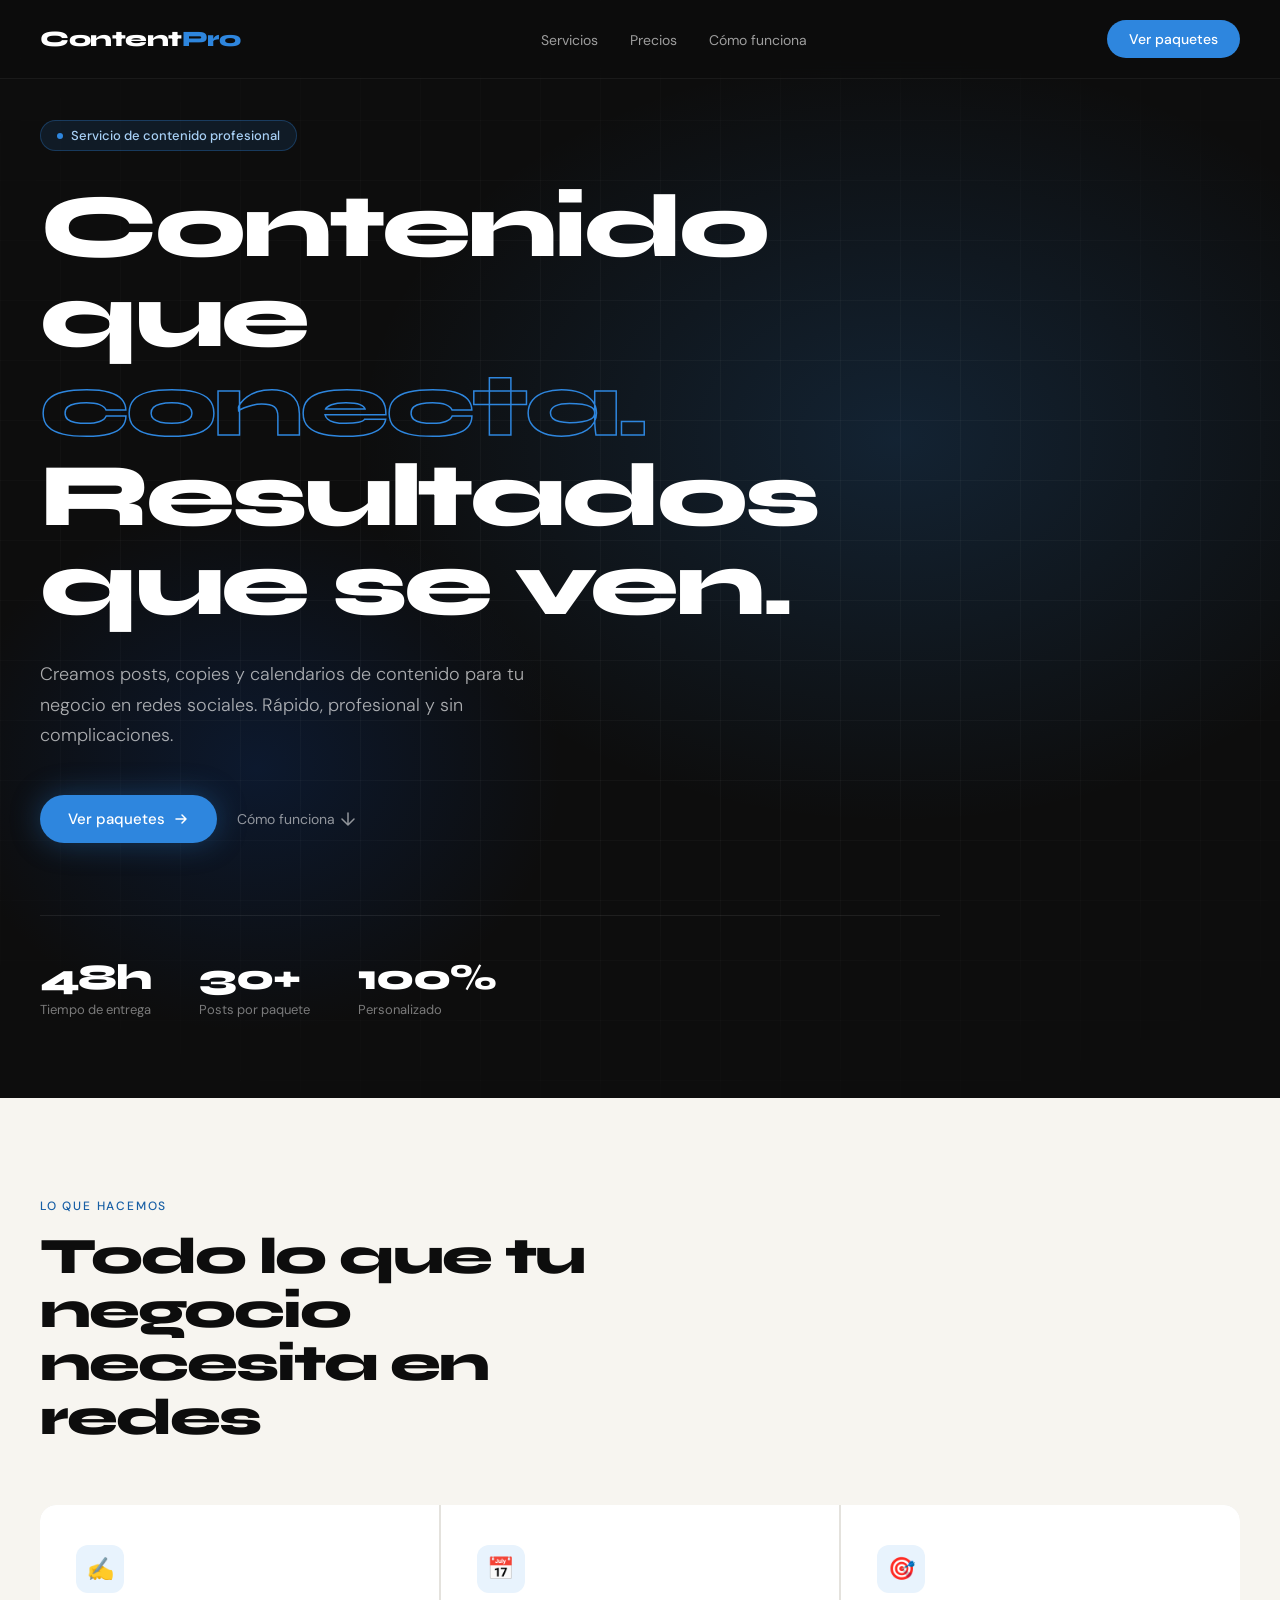
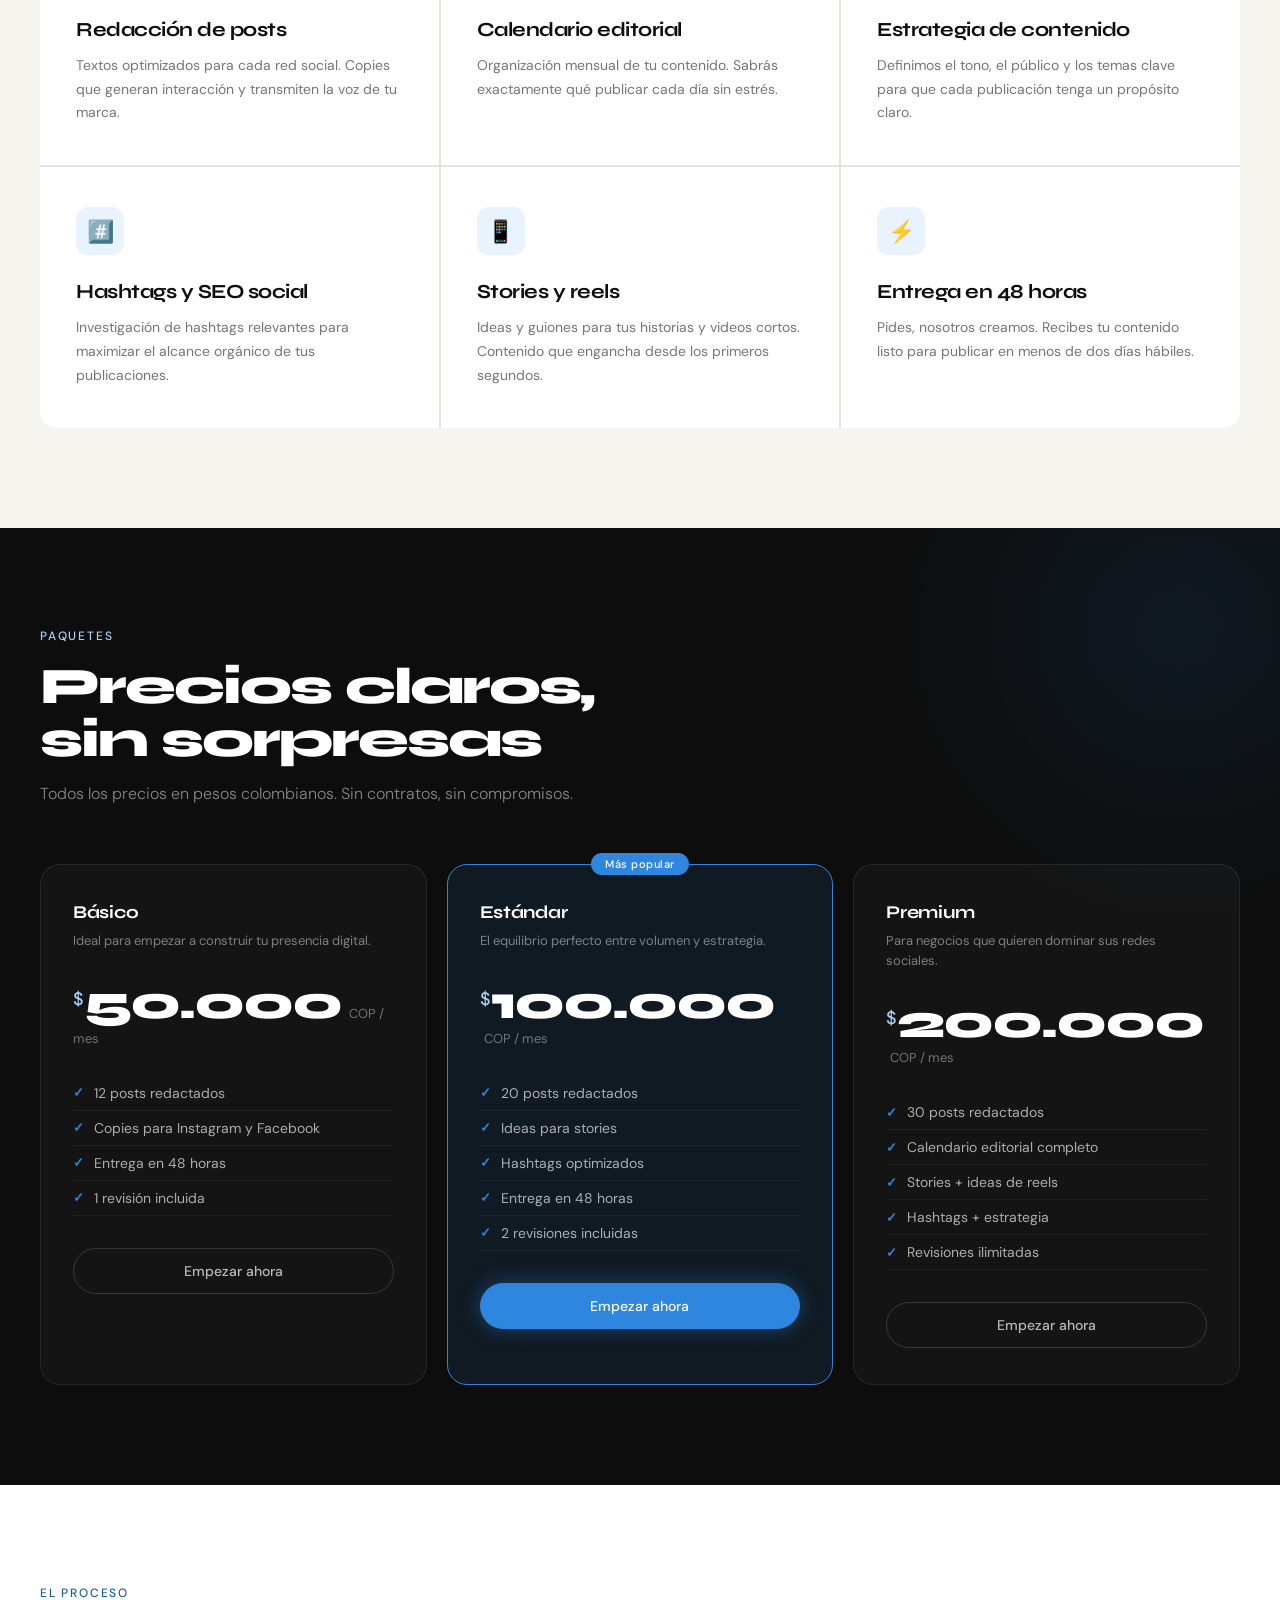
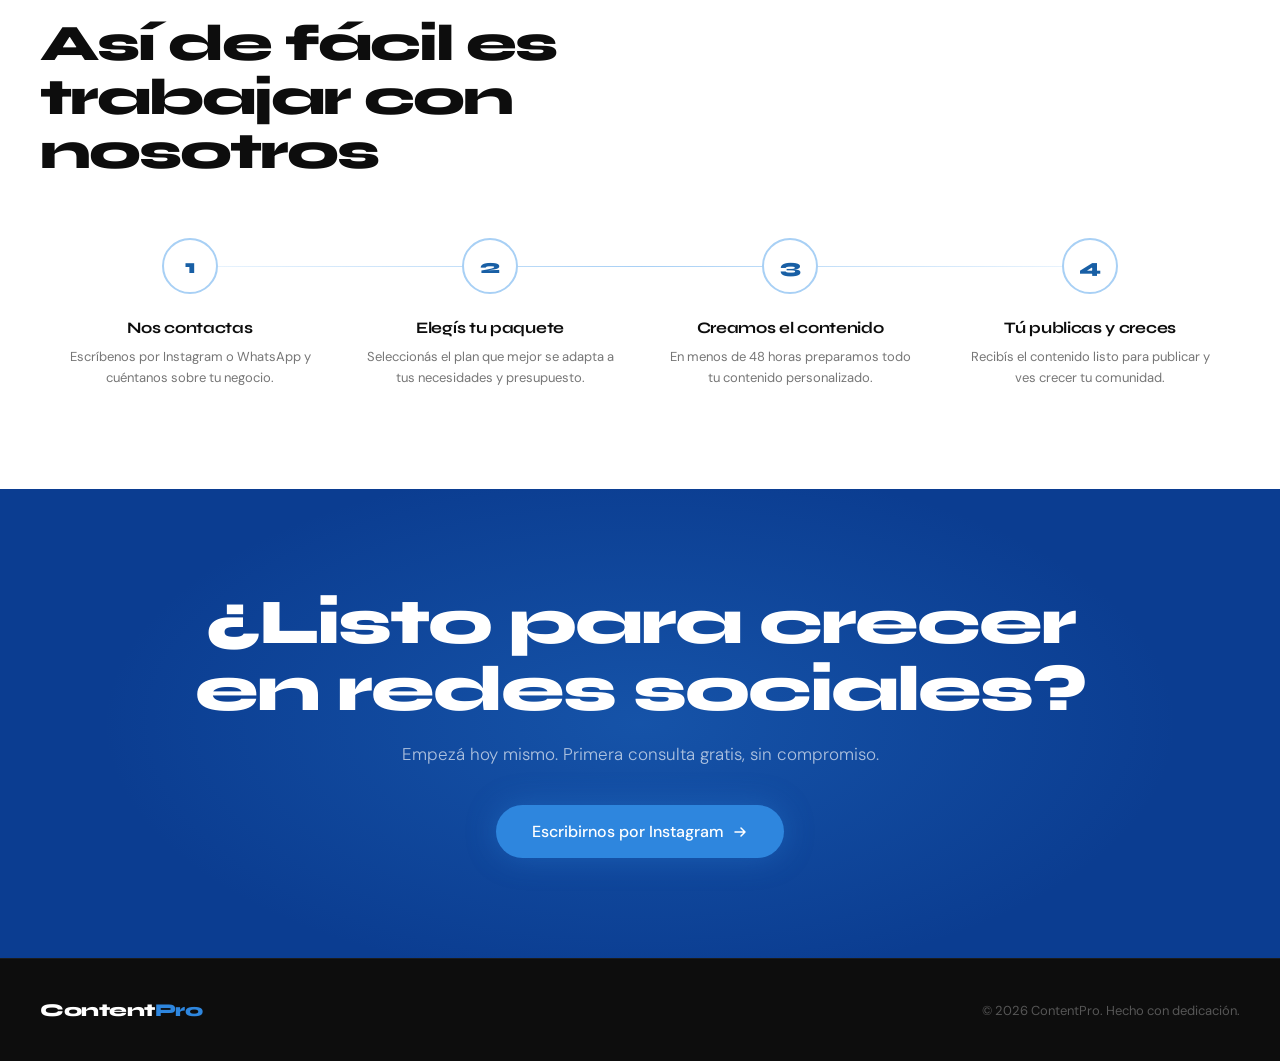
<file: contentpro.html>
<!DOCTYPE html>
<html lang="es">
<head>
<meta charset="UTF-8">
<meta name="viewport" content="width=device-width, initial-scale=1.0">
<title>ContentPro — Contenido que conecta</title>
<link href="https://fonts.googleapis.com/css2?family=Syne:wght@400;500;600;700;800&family=DM+Sans:ital,wght@0,300;0,400;0,500;1,300&display=swap" rel="stylesheet">
<style>
  *, *::before, *::after { box-sizing: border-box; margin: 0; padding: 0; }

  :root {
    --blue-deep: #0B3D91;
    --blue-mid: #185FA5;
    --blue-bright: #2E86DE;
    --blue-light: #A8D0F5;
    --blue-pale: #E8F3FD;
    --ink: #0D0D0D;
    --ink-soft: #3A3A3A;
    --ink-muted: #767676;
    --white: #FFFFFF;
    --cream: #F7F5F0;
    --accent: #FF5533;
    --font-display: 'Syne', sans-serif;
    --font-body: 'DM Sans', sans-serif;
  }

  html { scroll-behavior: smooth; }

  body {
    font-family: var(--font-body);
    background: var(--ink);
    color: var(--white);
    overflow-x: hidden;
  }

  /* ── NAV ── */
  nav {
    position: fixed; top: 0; left: 0; right: 0; z-index: 100;
    display: flex; align-items: center; justify-content: space-between;
    padding: 20px 40px;
    background: rgba(13,13,13,0.85);
    backdrop-filter: blur(12px);
    border-bottom: 1px solid rgba(255,255,255,0.06);
  }

  .nav-logo {
    font-family: var(--font-display);
    font-size: 22px;
    font-weight: 800;
    letter-spacing: -0.5px;
    color: var(--white);
    text-decoration: none;
  }
  .nav-logo span { color: var(--blue-bright); }

  .nav-links { display: flex; gap: 32px; list-style: none; }
  .nav-links a {
    font-size: 14px;
    font-weight: 400;
    color: rgba(255,255,255,0.6);
    text-decoration: none;
    transition: color 0.2s;
  }
  .nav-links a:hover { color: var(--white); }

  .nav-cta {
    background: var(--blue-bright);
    color: var(--white);
    font-family: var(--font-body);
    font-size: 14px;
    font-weight: 500;
    padding: 10px 22px;
    border-radius: 100px;
    text-decoration: none;
    transition: background 0.2s, transform 0.15s;
  }
  .nav-cta:hover { background: var(--blue-mid); transform: translateY(-1px); }

  /* ── HERO ── */
  .hero {
    min-height: 100vh;
    display: flex;
    flex-direction: column;
    justify-content: center;
    padding: 120px 40px 80px;
    position: relative;
    overflow: hidden;
  }

  .hero-bg {
    position: absolute; inset: 0; z-index: 0;
    background:
      radial-gradient(ellipse 60% 50% at 70% 40%, rgba(46,134,222,0.18) 0%, transparent 70%),
      radial-gradient(ellipse 40% 40% at 20% 70%, rgba(11,61,145,0.25) 0%, transparent 60%);
  }

  .hero-grid {
    position: absolute; inset: 0; z-index: 0;
    background-image:
      linear-gradient(rgba(255,255,255,0.03) 1px, transparent 1px),
      linear-gradient(90deg, rgba(255,255,255,0.03) 1px, transparent 1px);
    background-size: 60px 60px;
    mask-image: radial-gradient(ellipse 80% 60% at 50% 50%, black 40%, transparent 100%);
  }

  .hero-content { position: relative; z-index: 1; max-width: 900px; }

  .hero-badge {
    display: inline-flex; align-items: center; gap: 8px;
    background: rgba(46,134,222,0.12);
    border: 1px solid rgba(46,134,222,0.3);
    border-radius: 100px;
    padding: 6px 16px;
    font-size: 13px;
    font-weight: 500;
    color: var(--blue-light);
    margin-bottom: 32px;
    animation: fadeUp 0.6s ease both;
  }
  .hero-badge::before {
    content: '';
    width: 6px; height: 6px;
    border-radius: 50%;
    background: var(--blue-bright);
    animation: pulse 2s ease-in-out infinite;
  }

  @keyframes pulse {
    0%,100% { opacity: 1; transform: scale(1); }
    50% { opacity: 0.5; transform: scale(0.7); }
  }

  .hero h1 {
    font-family: var(--font-display);
    font-size: clamp(52px, 7vw, 96px);
    font-weight: 800;
    line-height: 1;
    letter-spacing: -3px;
    color: var(--white);
    margin-bottom: 28px;
    animation: fadeUp 0.6s 0.1s ease both;
  }

  .hero h1 em {
    font-style: normal;
    color: transparent;
    -webkit-text-stroke: 1.5px var(--blue-bright);
  }

  .hero p {
    font-size: 18px;
    font-weight: 300;
    line-height: 1.7;
    color: rgba(255,255,255,0.65);
    max-width: 520px;
    margin-bottom: 44px;
    animation: fadeUp 0.6s 0.2s ease both;
  }

  .hero-actions {
    display: flex; align-items: center; gap: 20px;
    animation: fadeUp 0.6s 0.3s ease both;
  }

  .btn-primary {
    display: inline-flex; align-items: center; gap: 8px;
    background: var(--blue-bright);
    color: var(--white);
    font-family: var(--font-body);
    font-size: 15px;
    font-weight: 500;
    padding: 14px 28px;
    border-radius: 100px;
    text-decoration: none;
    transition: background 0.2s, transform 0.15s, box-shadow 0.2s;
    box-shadow: 0 0 30px rgba(46,134,222,0.35);
  }
  .btn-primary:hover {
    background: #1a77d4;
    transform: translateY(-2px);
    box-shadow: 0 0 40px rgba(46,134,222,0.5);
  }

  .btn-ghost {
    font-size: 14px;
    font-weight: 400;
    color: rgba(255,255,255,0.55);
    text-decoration: none;
    display: flex; align-items: center; gap: 6px;
    transition: color 0.2s;
  }
  .btn-ghost:hover { color: var(--white); }

  .hero-stats {
    display: flex; gap: 48px;
    margin-top: 72px;
    padding-top: 40px;
    border-top: 1px solid rgba(255,255,255,0.08);
    animation: fadeUp 0.6s 0.4s ease both;
  }

  .stat-num {
    font-family: var(--font-display);
    font-size: 36px;
    font-weight: 800;
    color: var(--white);
    letter-spacing: -1px;
  }
  .stat-label {
    font-size: 13px;
    color: rgba(255,255,255,0.45);
    margin-top: 2px;
  }

  @keyframes fadeUp {
    from { opacity: 0; transform: translateY(24px); }
    to { opacity: 1; transform: translateY(0); }
  }

  /* ── SERVICES ── */
  .services {
    padding: 100px 40px;
    background: var(--cream);
    color: var(--ink);
  }

  .section-label {
    font-size: 12px;
    font-weight: 500;
    letter-spacing: 0.15em;
    text-transform: uppercase;
    color: var(--blue-mid);
    margin-bottom: 16px;
  }

  .section-title {
    font-family: var(--font-display);
    font-size: clamp(36px, 4vw, 56px);
    font-weight: 800;
    letter-spacing: -2px;
    line-height: 1.05;
    color: var(--ink);
    max-width: 600px;
    margin-bottom: 60px;
  }

  .services-grid {
    display: grid;
    grid-template-columns: repeat(3, 1fr);
    gap: 2px;
    background: rgba(0,0,0,0.08);
    border-radius: 16px;
    overflow: hidden;
  }

  .service-card {
    background: var(--white);
    padding: 40px 36px;
    transition: background 0.25s;
    cursor: default;
  }
  .service-card:hover { background: var(--blue-pale); }

  .service-icon {
    width: 48px; height: 48px;
    border-radius: 12px;
    background: var(--blue-pale);
    display: flex; align-items: center; justify-content: center;
    margin-bottom: 24px;
    font-size: 22px;
  }

  .service-card h3 {
    font-family: var(--font-display);
    font-size: 20px;
    font-weight: 700;
    color: var(--ink);
    margin-bottom: 12px;
    letter-spacing: -0.5px;
  }

  .service-card p {
    font-size: 14px;
    line-height: 1.7;
    color: var(--ink-muted);
  }

  /* ── PRICING ── */
  .pricing {
    padding: 100px 40px;
    background: var(--ink);
    position: relative;
    overflow: hidden;
  }

  .pricing::before {
    content: '';
    position: absolute;
    top: -200px; right: -200px;
    width: 600px; height: 600px;
    border-radius: 50%;
    background: radial-gradient(circle, rgba(46,134,222,0.1) 0%, transparent 70%);
    pointer-events: none;
  }

  .pricing .section-label { color: var(--blue-light); }
  .pricing .section-title { color: var(--white); margin-bottom: 16px; }

  .pricing-sub {
    font-size: 16px;
    color: rgba(255,255,255,0.5);
    margin-bottom: 60px;
    font-weight: 300;
  }

  .pricing-grid {
    display: grid;
    grid-template-columns: repeat(3, 1fr);
    gap: 20px;
    position: relative; z-index: 1;
  }

  .price-card {
    border: 1px solid rgba(255,255,255,0.08);
    border-radius: 20px;
    padding: 36px 32px;
    background: rgba(255,255,255,0.03);
    transition: border-color 0.25s, background 0.25s, transform 0.25s;
  }
  .price-card:hover {
    border-color: rgba(46,134,222,0.4);
    background: rgba(46,134,222,0.06);
    transform: translateY(-4px);
  }

  .price-card.featured {
    border-color: var(--blue-bright);
    background: rgba(46,134,222,0.1);
    position: relative;
  }

  .featured-badge {
    position: absolute;
    top: -12px; left: 50%; transform: translateX(-50%);
    background: var(--blue-bright);
    color: var(--white);
    font-size: 11px;
    font-weight: 500;
    padding: 4px 14px;
    border-radius: 100px;
    white-space: nowrap;
    letter-spacing: 0.05em;
  }

  .price-name {
    font-family: var(--font-display);
    font-size: 18px;
    font-weight: 700;
    color: var(--white);
    margin-bottom: 8px;
    letter-spacing: -0.3px;
  }

  .price-desc {
    font-size: 13px;
    color: rgba(255,255,255,0.45);
    margin-bottom: 28px;
    line-height: 1.5;
  }

  .price-amount {
    margin-bottom: 28px;
  }

  .price-amount .currency {
    font-size: 18px;
    font-weight: 500;
    color: var(--blue-light);
    vertical-align: top;
    margin-top: 8px;
    display: inline-block;
  }

  .price-amount .number {
    font-family: var(--font-display);
    font-size: 48px;
    font-weight: 800;
    color: var(--white);
    letter-spacing: -2px;
    line-height: 1;
  }

  .price-amount .period {
    font-size: 13px;
    color: rgba(255,255,255,0.4);
    margin-left: 4px;
  }

  .price-features {
    list-style: none;
    margin-bottom: 32px;
  }

  .price-features li {
    font-size: 14px;
    color: rgba(255,255,255,0.65);
    padding: 8px 0;
    border-bottom: 1px solid rgba(255,255,255,0.05);
    display: flex;
    align-items: center;
    gap: 10px;
  }
  .price-features li::before {
    content: '✓';
    color: var(--blue-bright);
    font-weight: 700;
    font-size: 13px;
    flex-shrink: 0;
  }

  .price-btn {
    display: block;
    text-align: center;
    padding: 13px;
    border-radius: 100px;
    font-size: 14px;
    font-weight: 500;
    text-decoration: none;
    transition: all 0.2s;
    border: 1px solid rgba(255,255,255,0.15);
    color: rgba(255,255,255,0.7);
    background: transparent;
  }
  .price-btn:hover {
    border-color: var(--blue-bright);
    color: var(--white);
    background: rgba(46,134,222,0.1);
  }

  .price-card.featured .price-btn {
    background: var(--blue-bright);
    border-color: var(--blue-bright);
    color: var(--white);
    box-shadow: 0 0 20px rgba(46,134,222,0.4);
  }
  .price-card.featured .price-btn:hover {
    background: #1a77d4;
    box-shadow: 0 0 30px rgba(46,134,222,0.6);
  }

  /* ── HOW IT WORKS ── */
  .how {
    padding: 100px 40px;
    background: var(--white);
    color: var(--ink);
  }

  .how .section-title { color: var(--ink); }

  .steps {
    display: grid;
    grid-template-columns: repeat(4, 1fr);
    gap: 0;
    margin-top: 60px;
    position: relative;
  }

  .steps::before {
    content: '';
    position: absolute;
    top: 28px; left: calc(12.5% + 20px); right: calc(12.5% + 20px);
    height: 1px;
    background: linear-gradient(90deg, var(--blue-pale), var(--blue-light), var(--blue-pale));
  }

  .step {
    padding: 0 24px;
    text-align: center;
  }

  .step-num {
    width: 56px; height: 56px;
    border-radius: 50%;
    background: var(--blue-pale);
    border: 2px solid var(--blue-light);
    display: flex; align-items: center; justify-content: center;
    margin: 0 auto 24px;
    font-family: var(--font-display);
    font-size: 20px;
    font-weight: 800;
    color: var(--blue-mid);
    position: relative; z-index: 1;
    background: var(--white);
  }

  .step h4 {
    font-family: var(--font-display);
    font-size: 16px;
    font-weight: 700;
    color: var(--ink);
    margin-bottom: 10px;
    letter-spacing: -0.3px;
  }

  .step p {
    font-size: 13px;
    line-height: 1.6;
    color: var(--ink-muted);
  }

  /* ── CTA ── */
  .cta-section {
    padding: 100px 40px;
    background: var(--blue-deep);
    text-align: center;
    position: relative;
    overflow: hidden;
  }

  .cta-section::before {
    content: '';
    position: absolute; inset: 0;
    background:
      radial-gradient(ellipse 60% 80% at 50% 50%, rgba(46,134,222,0.3) 0%, transparent 70%);
  }

  .cta-section h2 {
    font-family: var(--font-display);
    font-size: clamp(40px, 5vw, 72px);
    font-weight: 800;
    color: var(--white);
    letter-spacing: -2px;
    line-height: 1.05;
    margin-bottom: 20px;
    position: relative; z-index: 1;
  }

  .cta-section p {
    font-size: 17px;
    font-weight: 300;
    color: rgba(255,255,255,0.65);
    margin-bottom: 40px;
    position: relative; z-index: 1;
  }

  .cta-section .btn-primary {
    font-size: 16px;
    padding: 16px 36px;
    position: relative; z-index: 1;
  }

  /* ── FOOTER ── */
  footer {
    padding: 40px;
    background: var(--ink);
    border-top: 1px solid rgba(255,255,255,0.06);
    display: flex;
    align-items: center;
    justify-content: space-between;
  }

  .footer-logo {
    font-family: var(--font-display);
    font-size: 18px;
    font-weight: 800;
    color: var(--white);
    letter-spacing: -0.5px;
  }
  .footer-logo span { color: var(--blue-bright); }

  footer p {
    font-size: 13px;
    color: rgba(255,255,255,0.3);
  }

  /* ── RESPONSIVE ── */
  @media (max-width: 768px) {
    nav { padding: 16px 20px; }
    .nav-links { display: none; }
    .hero { padding: 100px 20px 60px; }
    .hero h1 { letter-spacing: -2px; }
    .hero-stats { gap: 28px; flex-wrap: wrap; }
    .services { padding: 60px 20px; }
    .services-grid { grid-template-columns: 1fr; }
    .pricing { padding: 60px 20px; }
    .pricing-grid { grid-template-columns: 1fr; }
    .how { padding: 60px 20px; }
    .steps { grid-template-columns: 1fr 1fr; gap: 40px; }
    .steps::before { display: none; }
    .cta-section { padding: 60px 20px; }
    footer { flex-direction: column; gap: 12px; text-align: center; padding: 30px 20px; }
  }
</style>
</head>
<body>

<!-- NAV -->
<nav>
  <a href="#" class="nav-logo">Content<span>Pro</span></a>
  <ul class="nav-links">
    <li><a href="#servicios">Servicios</a></li>
    <li><a href="#precios">Precios</a></li>
    <li><a href="#como-funciona">Cómo funciona</a></li>
  </ul>
  <a href="#precios" class="nav-cta">Ver paquetes</a>
</nav>

<!-- HERO -->
<section class="hero">
  <div class="hero-bg"></div>
  <div class="hero-grid"></div>
  <div class="hero-content">
    <div class="hero-badge">Servicio de contenido profesional</div>
    <h1>Contenido que<br><em>conecta.</em><br>Resultados<br>que se ven.</h1>
    <p>Creamos posts, copies y calendarios de contenido para tu negocio en redes sociales. Rápido, profesional y sin complicaciones.</p>
    <div class="hero-actions">
      <a href="#precios" class="btn-primary">
        Ver paquetes
        <svg width="16" height="16" viewBox="0 0 16 16" fill="none"><path d="M3 8h10M9 4l4 4-4 4" stroke="currentColor" stroke-width="1.5" stroke-linecap="round" stroke-linejoin="round"/></svg>
      </a>
      <a href="#como-funciona" class="btn-ghost">
        Cómo funciona
        <svg width="14" height="14" viewBox="0 0 14 14" fill="none"><path d="M7 1v12M1 7l6 6 6-6" stroke="currentColor" stroke-width="1.5" stroke-linecap="round" stroke-linejoin="round"/></svg>
      </a>
    </div>
    <div class="hero-stats">
      <div>
        <div class="stat-num">48h</div>
        <div class="stat-label">Tiempo de entrega</div>
      </div>
      <div>
        <div class="stat-num">30+</div>
        <div class="stat-label">Posts por paquete</div>
      </div>
      <div>
        <div class="stat-num">100%</div>
        <div class="stat-label">Personalizado</div>
      </div>
    </div>
  </div>
</section>

<!-- SERVICES -->
<section class="services" id="servicios">
  <div class="section-label">Lo que hacemos</div>
  <h2 class="section-title">Todo lo que tu negocio necesita en redes</h2>
  <div class="services-grid">
    <div class="service-card">
      <div class="service-icon">✍️</div>
      <h3>Redacción de posts</h3>
      <p>Textos optimizados para cada red social. Copies que generan interacción y transmiten la voz de tu marca.</p>
    </div>
    <div class="service-card">
      <div class="service-icon">📅</div>
      <h3>Calendario editorial</h3>
      <p>Organización mensual de tu contenido. Sabrás exactamente qué publicar cada día sin estrés.</p>
    </div>
    <div class="service-card">
      <div class="service-icon">🎯</div>
      <h3>Estrategia de contenido</h3>
      <p>Definimos el tono, el público y los temas clave para que cada publicación tenga un propósito claro.</p>
    </div>
    <div class="service-card">
      <div class="service-icon">#️⃣</div>
      <h3>Hashtags y SEO social</h3>
      <p>Investigación de hashtags relevantes para maximizar el alcance orgánico de tus publicaciones.</p>
    </div>
    <div class="service-card">
      <div class="service-icon">📱</div>
      <h3>Stories y reels</h3>
      <p>Ideas y guiones para tus historias y videos cortos. Contenido que engancha desde los primeros segundos.</p>
    </div>
    <div class="service-card">
      <div class="service-icon">⚡</div>
      <h3>Entrega en 48 horas</h3>
      <p>Pides, nosotros creamos. Recibes tu contenido listo para publicar en menos de dos días hábiles.</p>
    </div>
  </div>
</section>

<!-- PRICING -->
<section class="pricing" id="precios">
  <div class="section-label">Paquetes</div>
  <h2 class="section-title">Precios claros,<br>sin sorpresas</h2>
  <p class="pricing-sub">Todos los precios en pesos colombianos. Sin contratos, sin compromisos.</p>
  <div class="pricing-grid">

    <div class="price-card">
      <div class="price-name">Básico</div>
      <div class="price-desc">Ideal para empezar a construir tu presencia digital.</div>
      <div class="price-amount">
        <span class="currency">$</span><span class="number">50.000</span>
        <span class="period">COP / mes</span>
      </div>
      <ul class="price-features">
        <li>12 posts redactados</li>
        <li>Copies para Instagram y Facebook</li>
        <li>Entrega en 48 horas</li>
        <li>1 revisión incluida</li>
      </ul>
      <a href="#contacto" class="price-btn">Empezar ahora</a>
    </div>

    <div class="price-card featured">
      <div class="featured-badge">Más popular</div>
      <div class="price-name">Estándar</div>
      <div class="price-desc">El equilibrio perfecto entre volumen y estrategia.</div>
      <div class="price-amount">
        <span class="currency">$</span><span class="number">100.000</span>
        <span class="period">COP / mes</span>
      </div>
      <ul class="price-features">
        <li>20 posts redactados</li>
        <li>Ideas para stories</li>
        <li>Hashtags optimizados</li>
        <li>Entrega en 48 horas</li>
        <li>2 revisiones incluidas</li>
      </ul>
      <a href="#contacto" class="price-btn">Empezar ahora</a>
    </div>

    <div class="price-card">
      <div class="price-name">Premium</div>
      <div class="price-desc">Para negocios que quieren dominar sus redes sociales.</div>
      <div class="price-amount">
        <span class="currency">$</span><span class="number">200.000</span>
        <span class="period">COP / mes</span>
      </div>
      <ul class="price-features">
        <li>30 posts redactados</li>
        <li>Calendario editorial completo</li>
        <li>Stories + ideas de reels</li>
        <li>Hashtags + estrategia</li>
        <li>Revisiones ilimitadas</li>
      </ul>
      <a href="#contacto" class="price-btn">Empezar ahora</a>
    </div>

  </div>
</section>

<!-- HOW IT WORKS -->
<section class="how" id="como-funciona">
  <div class="section-label">El proceso</div>
  <h2 class="section-title">Así de fácil es trabajar con nosotros</h2>
  <div class="steps">
    <div class="step">
      <div class="step-num">1</div>
      <h4>Nos contactas</h4>
      <p>Escríbenos por Instagram o WhatsApp y cuéntanos sobre tu negocio.</p>
    </div>
    <div class="step">
      <div class="step-num">2</div>
      <h4>Elegís tu paquete</h4>
      <p>Seleccionás el plan que mejor se adapta a tus necesidades y presupuesto.</p>
    </div>
    <div class="step">
      <div class="step-num">3</div>
      <h4>Creamos el contenido</h4>
      <p>En menos de 48 horas preparamos todo tu contenido personalizado.</p>
    </div>
    <div class="step">
      <div class="step-num">4</div>
      <h4>Tú publicas y creces</h4>
      <p>Recibís el contenido listo para publicar y ves crecer tu comunidad.</p>
    </div>
  </div>
</section>

<!-- CTA -->
<section class="cta-section" id="contacto">
  <h2>¿Listo para crecer<br>en redes sociales?</h2>
  <p>Empezá hoy mismo. Primera consulta gratis, sin compromiso.</p>
  <a href="https://instagram.com" class="btn-primary" target="_blank">
    Escribirnos por Instagram
    <svg width="16" height="16" viewBox="0 0 16 16" fill="none"><path d="M3 8h10M9 4l4 4-4 4" stroke="currentColor" stroke-width="1.5" stroke-linecap="round" stroke-linejoin="round"/></svg>
  </a>
</section>

<!-- FOOTER -->
<footer>
  <div class="footer-logo">Content<span>Pro</span></div>
  <p>© 2026 ContentPro. Hecho con dedicación.</p>
</footer>

</body>
</html>
</file>
